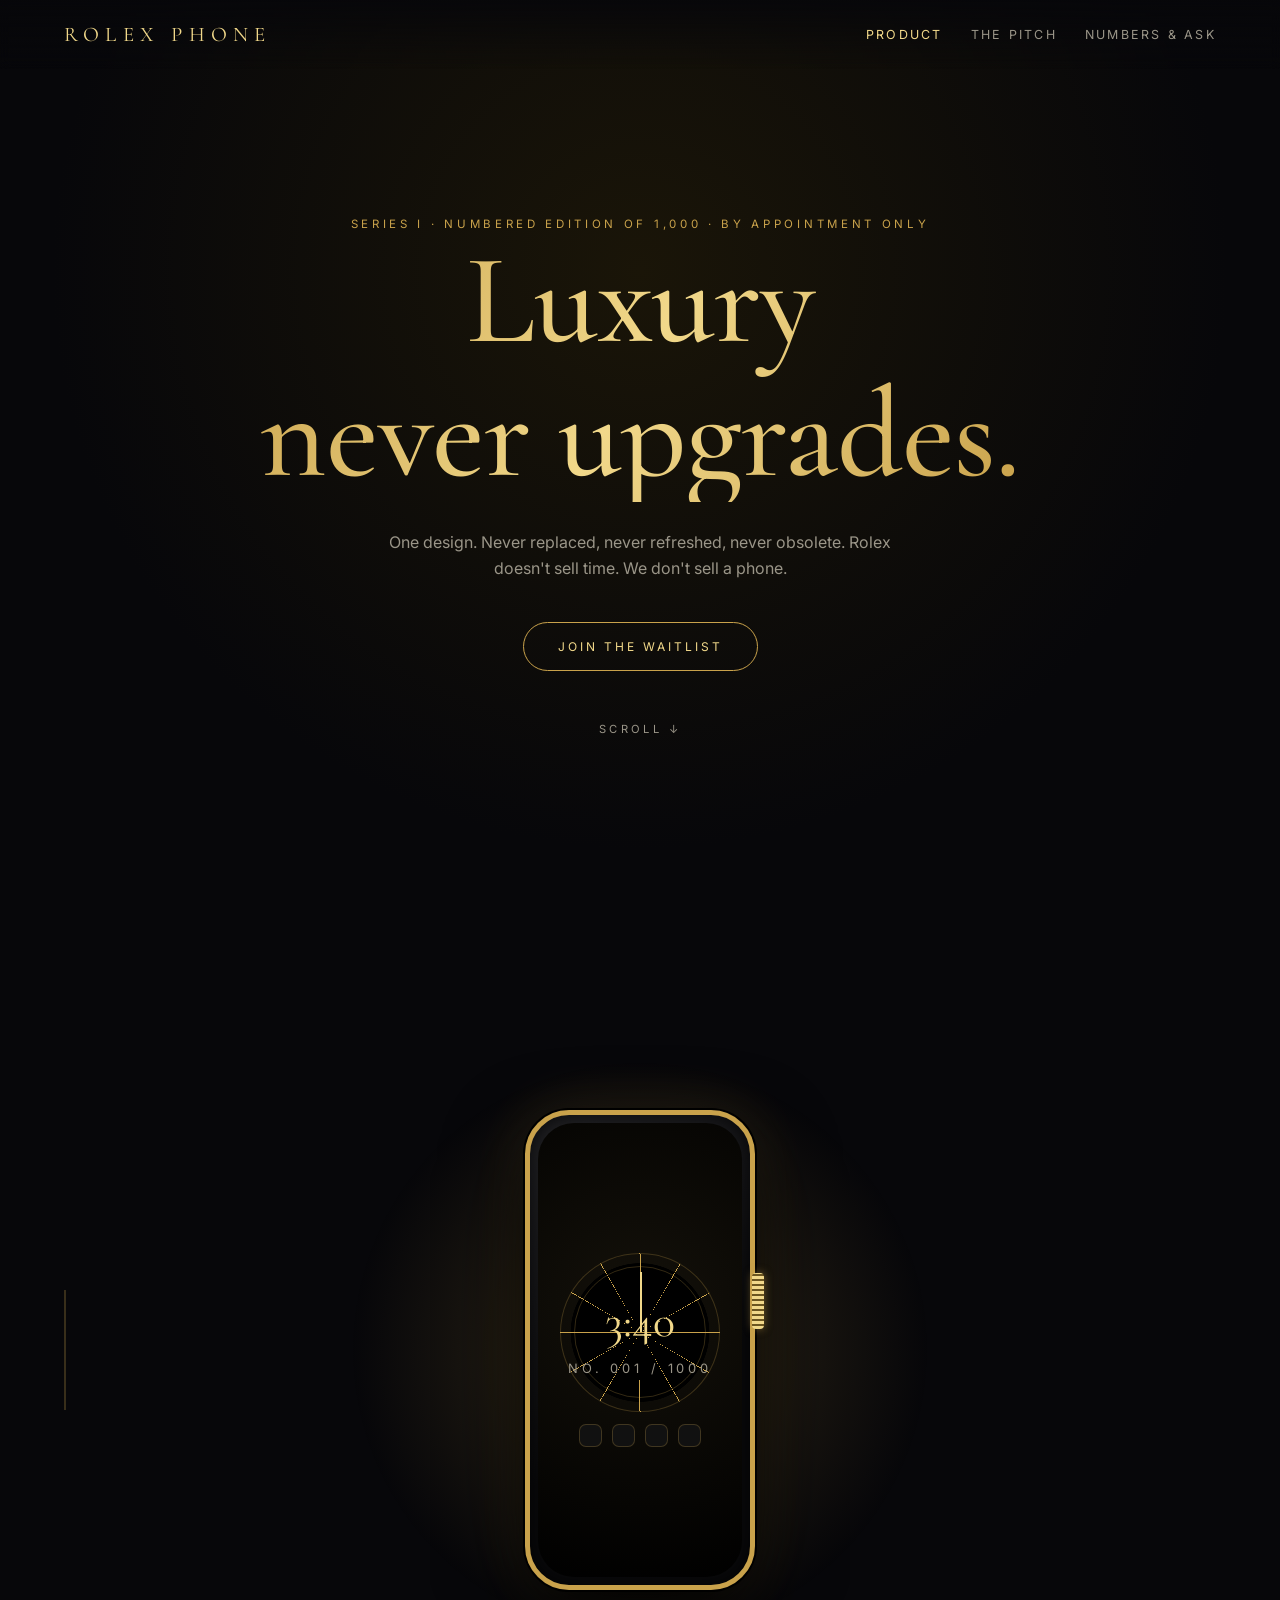
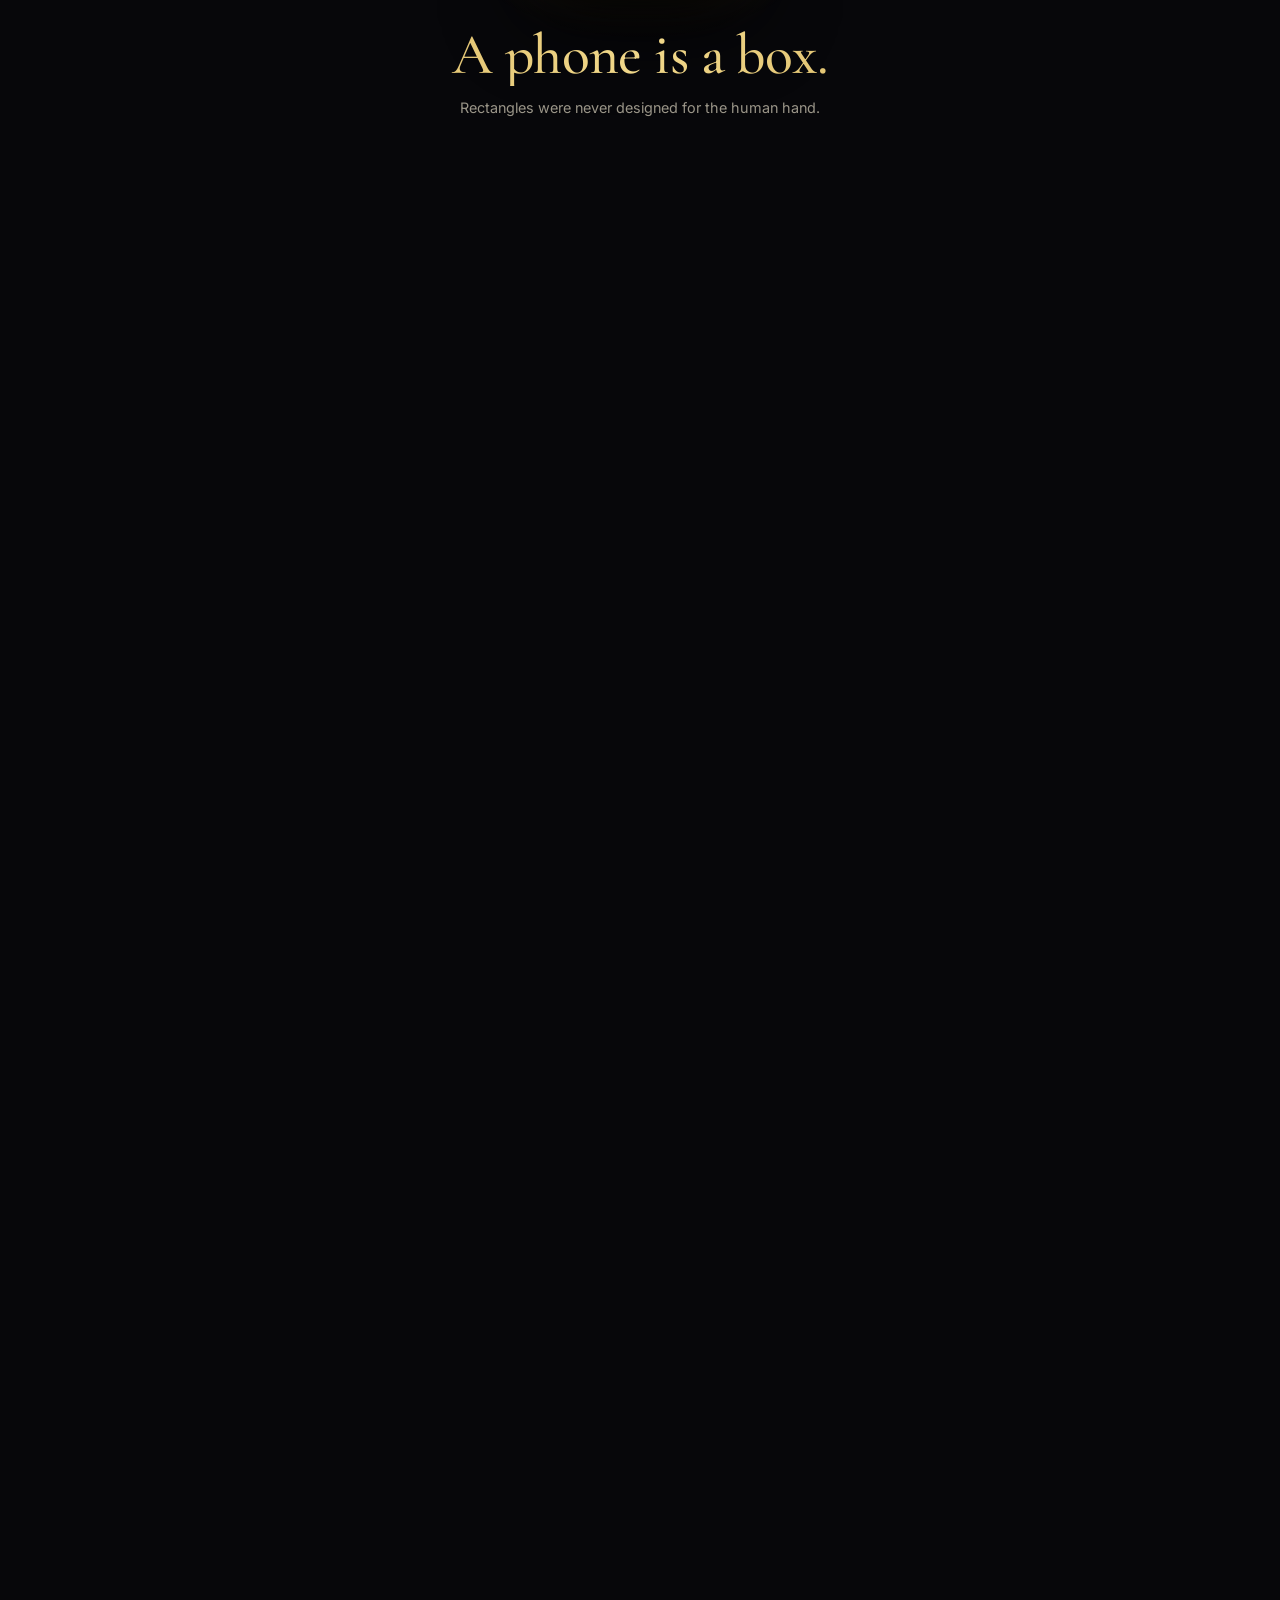
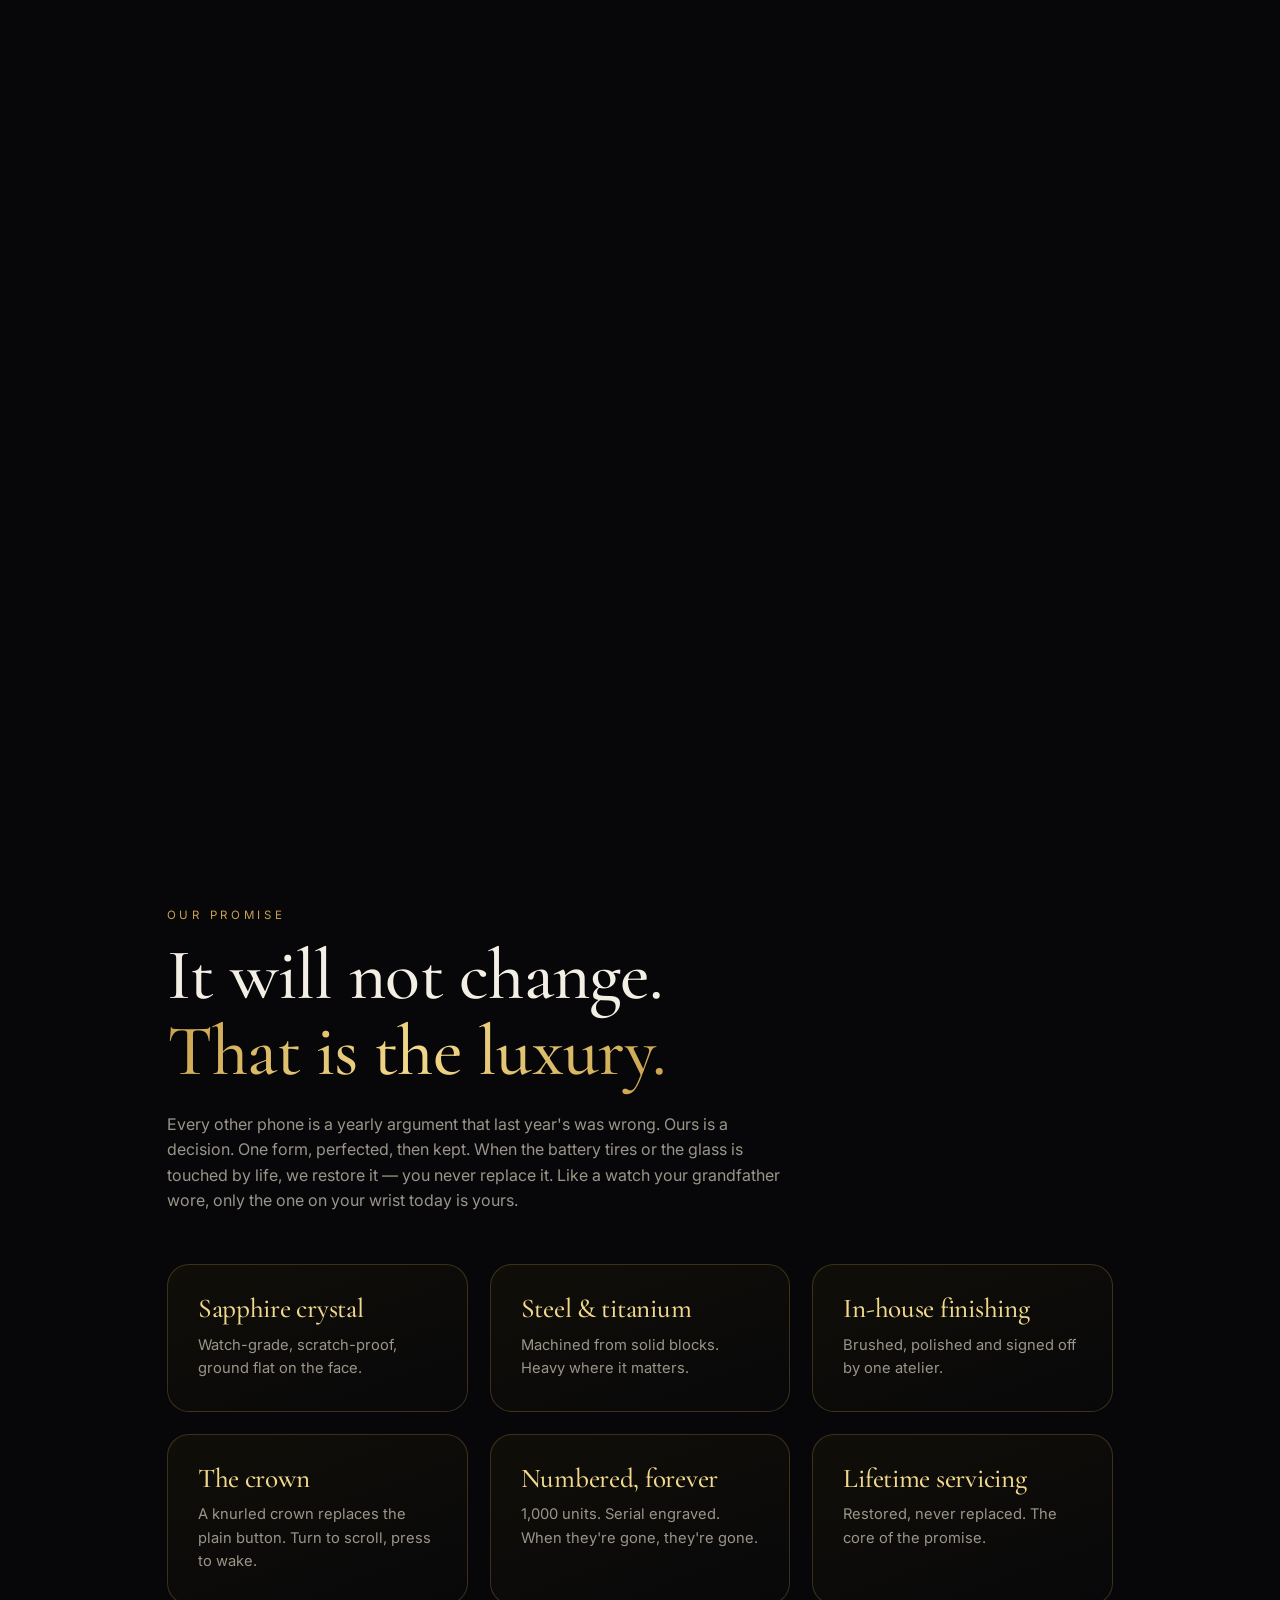
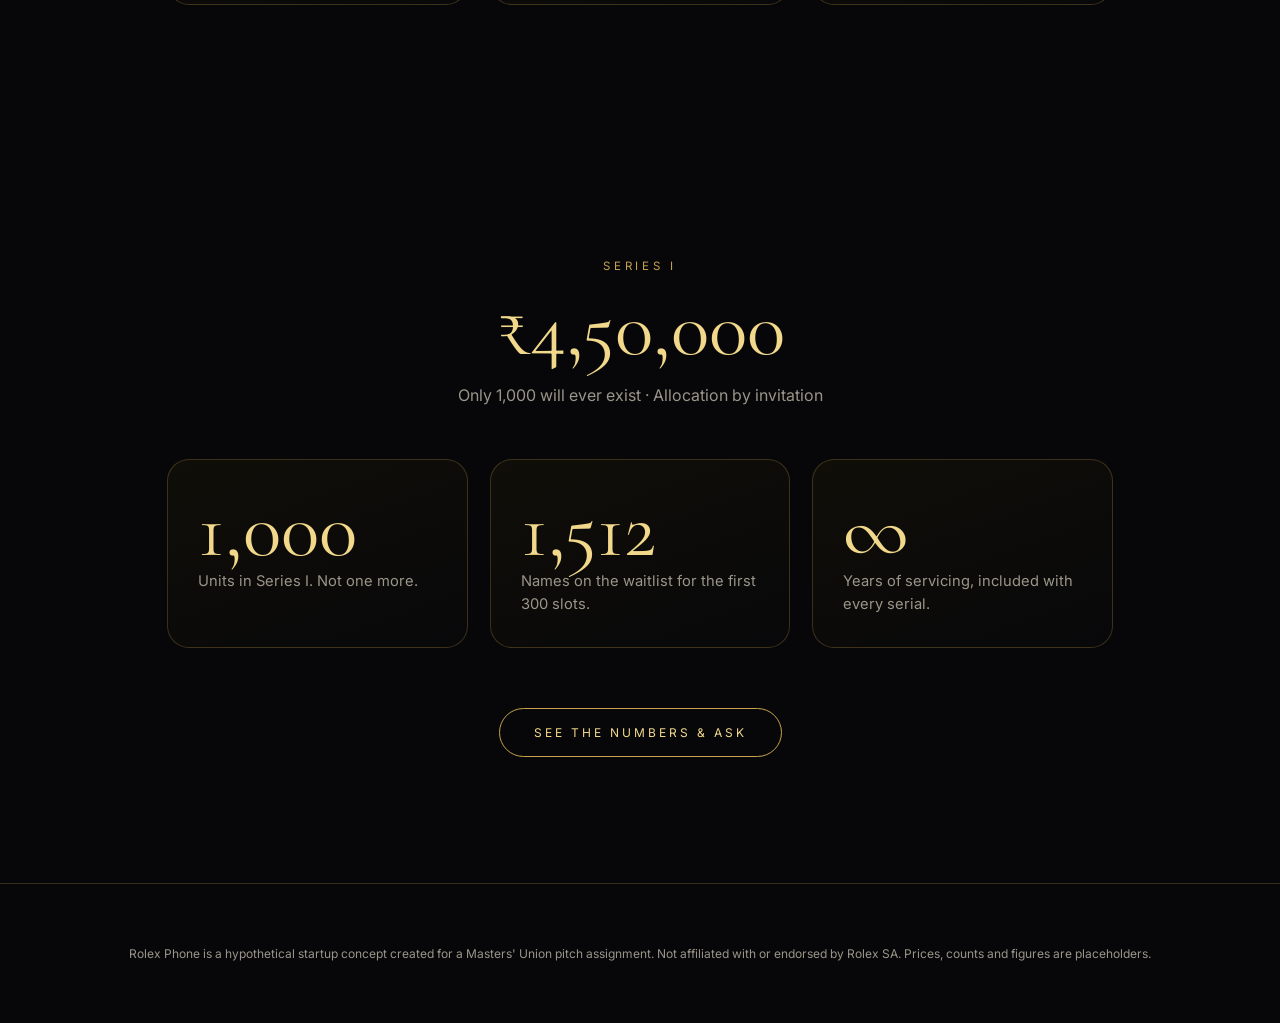
<file: index.html>
<!doctype html>
<html lang="en"><head>
<meta charset="utf-8"><meta name="viewport" content="width=device-width,initial-scale=1">
<title>Rolex Phone — Luxury Never Upgrades</title>
<meta name="description" content="A concept luxury smartphone engineered like a timepiece. Student pitch project — not affiliated with Rolex SA.">
<link rel="preconnect" href="https://fonts.googleapis.com"><link rel="preconnect" href="https://fonts.gstatic.com" crossorigin>
<link href="https://fonts.googleapis.com/css2?family=Cormorant+Garamond:wght@400;500;600&family=Inter:wght@300;400;500&display=swap" rel="stylesheet">
<link rel="stylesheet" href="style.css">
</head><body>
<nav><a class="logo" href="index.html">ROLEX PHONE</a>
<ul><li><a class="on" href="index.html">Product</a></li><li><a href="pitch.html">The Pitch</a></li><li><a href="numbers.html">Numbers & Ask</a></li></ul></nav>

<header class="hero">
  <div class="eyebrow">Series I · Numbered edition of 1,000 · By appointment only</div>
  <h1 class="serif gold">Luxury<br>never upgrades.</h1>
  <p>One design. Never replaced, never refreshed, never obsolete. Rolex doesn't sell time. We don't sell a phone.</p>
  <a class="btn" href="#waitlist">Join the waitlist</a>
  <div class="scroll-hint">SCROLL ↓</div>
</header>

<div class="scene">
  <div class="sticky">
    <div class="glow"></div>
    <div class="progress"><b></b></div>
    <div class="device">
      <div class="screen">
        <div class="dial"><div class="hand"></div><div class="t"><span>10:09</span><small>NO. 001 / 1000</small></div></div>
        <div class="apps"><i></i><i></i><i></i><i></i></div>
      </div>
    </div>
    <div class="crown"></div>
    <svg class="side" viewBox="0 0 500 220" fill="none">
      <defs><linearGradient id="g" x1="0" x2="1"><stop offset="0" stop-color="#6b5520"/><stop offset=".5" stop-color="#f1d88a"/><stop offset="1" stop-color="#6b5520"/></linearGradient>
      <radialGradient id="b" cx=".5" cy=".2" r=".9"><stop offset="0" stop-color="#2b2b30"/><stop offset="1" stop-color="#050506"/></radialGradient></defs>
      <path d="M10 50H490C490 50 490 62 468 92C400 195 100 195 32 92C10 62 10 50 10 50Z" fill="url(#b)" stroke="url(#g)" stroke-width="3"/>
      <rect x="10" y="44" width="480" height="8" rx="4" fill="url(#g)"/>
      <rect x="10" y="38" width="480" height="4" rx="2" fill="#9fd4ff" opacity=".35"/>
      <rect x="486" y="70" width="12" height="34" rx="3" fill="url(#g)"/>
      <text x="250" y="25" fill="#9a9588" font-family="Inter" font-size="11" text-anchor="middle" letter-spacing="3">FLAT SAPPHIRE FACE</text>
      <text x="250" y="150" fill="#c9a24b" font-family="Inter" font-size="11" text-anchor="middle" letter-spacing="3">PALM-FILLING DOMED BACK</text>
    </svg>
    <div class="caption"><h2 class="serif gold">A phone is a box.</h2><p>Rectangles were never designed for the human hand.</p></div>
  </div>
</div>

<section><div class="wrap">
  <div class="eyebrow reveal">Our promise</div>
  <h2 class="serif reveal" style="font-size:clamp(2.2rem,6vw,4.5rem);margin-top:14px">It will not change.<br><span class="gold">That is the luxury.</span></h2>
  <p class="reveal" style="color:var(--mute);max-width:620px;margin-top:22px">Every other phone is a yearly argument that last year's was wrong. Ours is a decision. One form, perfected, then kept. When the battery tires or the glass is touched by life, we restore it — you never replace it. Like a watch your grandfather wore, only the one on your wrist today is yours.</p>
  <div class="grid">
    <div class="card reveal"><h3>Sapphire crystal</h3><p>Watch-grade, scratch-proof, ground flat on the face.</p></div>
    <div class="card reveal"><h3>Steel & titanium</h3><p>Machined from solid blocks. Heavy where it matters.</p></div>
    <div class="card reveal"><h3>In-house finishing</h3><p>Brushed, polished and signed off by one atelier.</p></div>
    <div class="card reveal"><h3>The crown</h3><p>A knurled crown replaces the plain button. Turn to scroll, press to wake.</p></div>
    <div class="card reveal"><h3>Numbered, forever</h3><p>1,000 units. Serial engraved. When they're gone, they're gone.</p></div>
    <div class="card reveal"><h3>Lifetime servicing</h3><p>Restored, never replaced. The core of the promise.</p></div>
  </div>
</div></section>

<section><div class="wrap" style="text-align:center">
  <div class="eyebrow reveal">Series I</div>
  <div class="big reveal" style="margin:14px 0">₹4,50,000</div>
  <p class="reveal" style="color:var(--mute)">Only 1,000 will ever exist · Allocation by invitation</p>
  <div class="grid" style="text-align:left">
    <div class="card reveal"><div class="big">1,000</div><p>Units in Series I. Not one more.</p></div>
    <div class="card reveal"><div class="big" id="wl">0</div><p>Names on the waitlist for the first 300 slots.</p></div>
    <div class="card reveal"><div class="big">∞</div><p>Years of servicing, included with every serial.</p></div>
  </div>
  <div id="waitlist" style="margin-top:60px"><a class="btn" href="numbers.html">See the numbers & ask</a></div>
</div></section>

<footer>Rolex Phone is a hypothetical startup concept created for a Masters' Union pitch assignment. Not affiliated with or endorsed by Rolex SA. Prices, counts and figures are placeholders.</footer>
<script src="site.js"></script>
<script>{let n=0,t=2140,e=document.getElementById('wl');const io2=new IntersectionObserver(a=>{if(a[0].isIntersecting){io2.disconnect();const i=setInterval(()=>{n+=Math.ceil((t-n)/12);e.textContent=n.toLocaleString('en-IN');if(n>=t)clearInterval(i)},40)}});io2.observe(e)}</script>
</body></html>
</file>
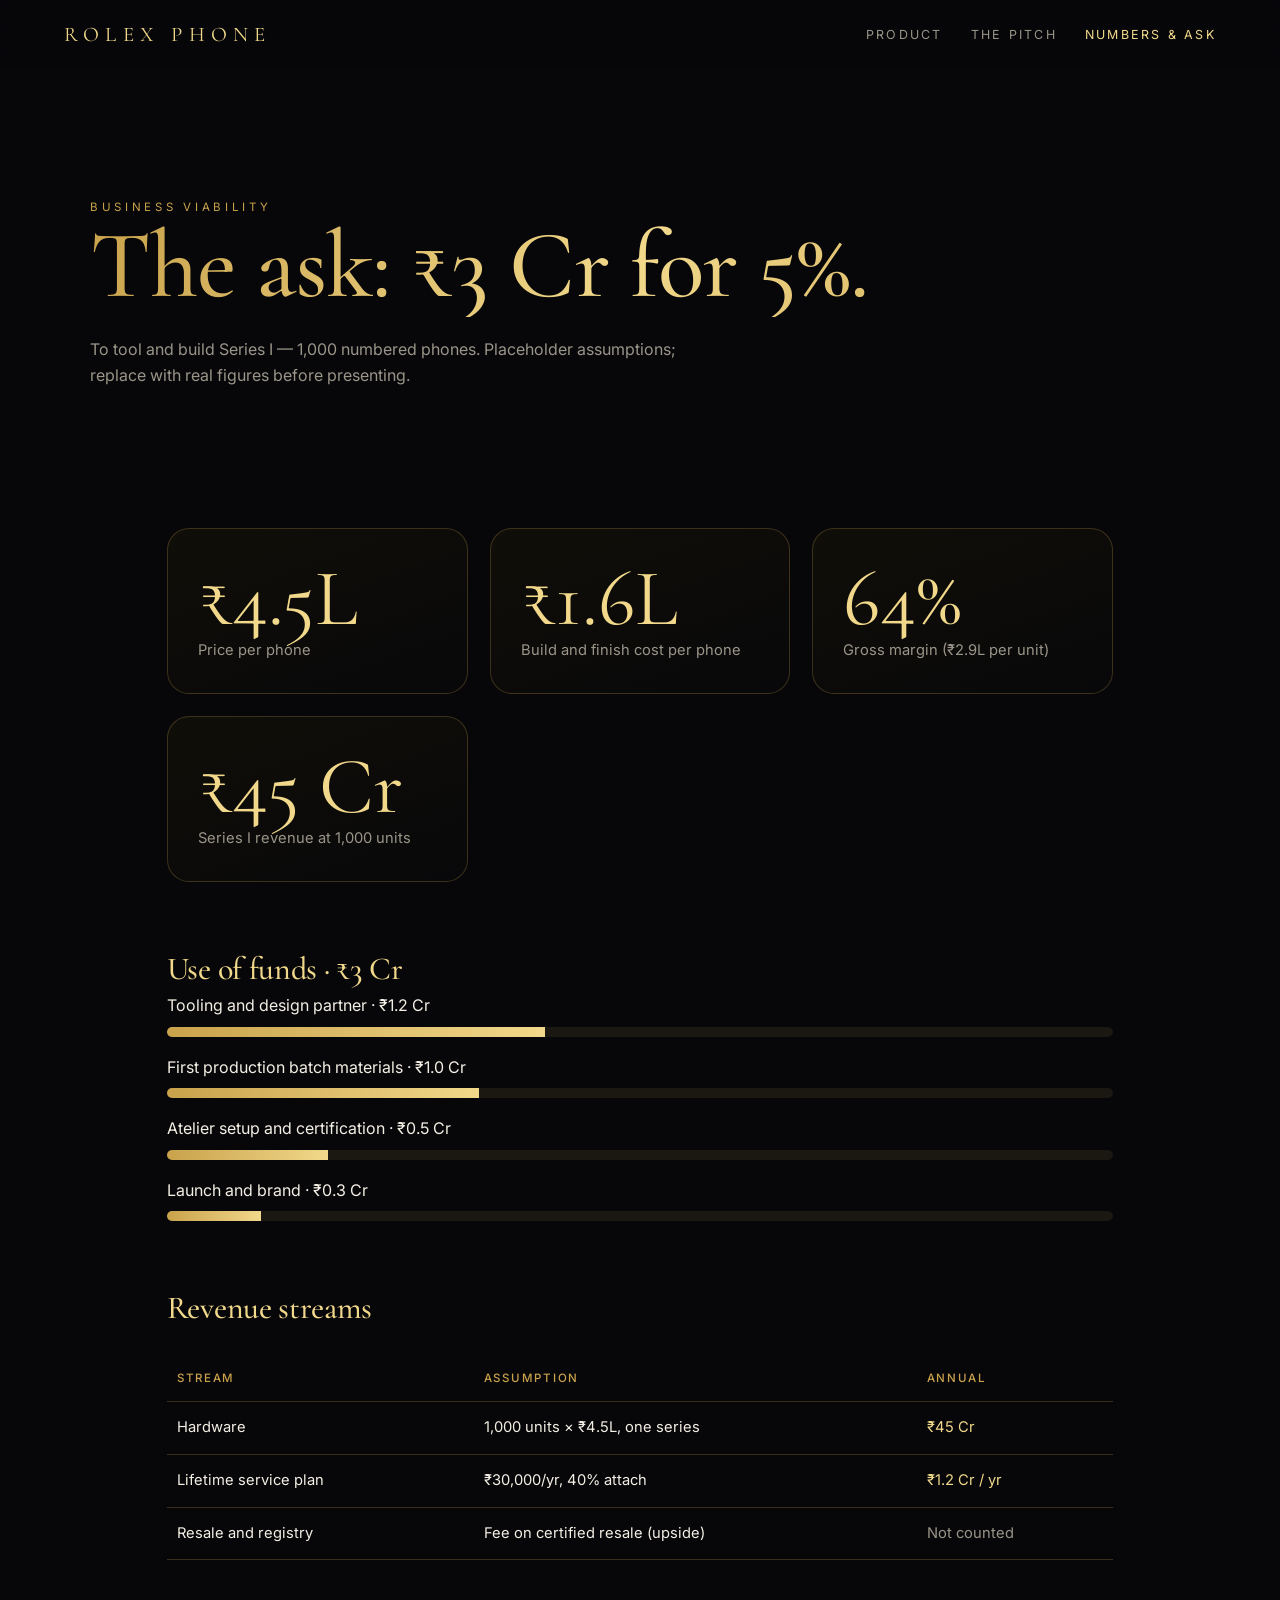
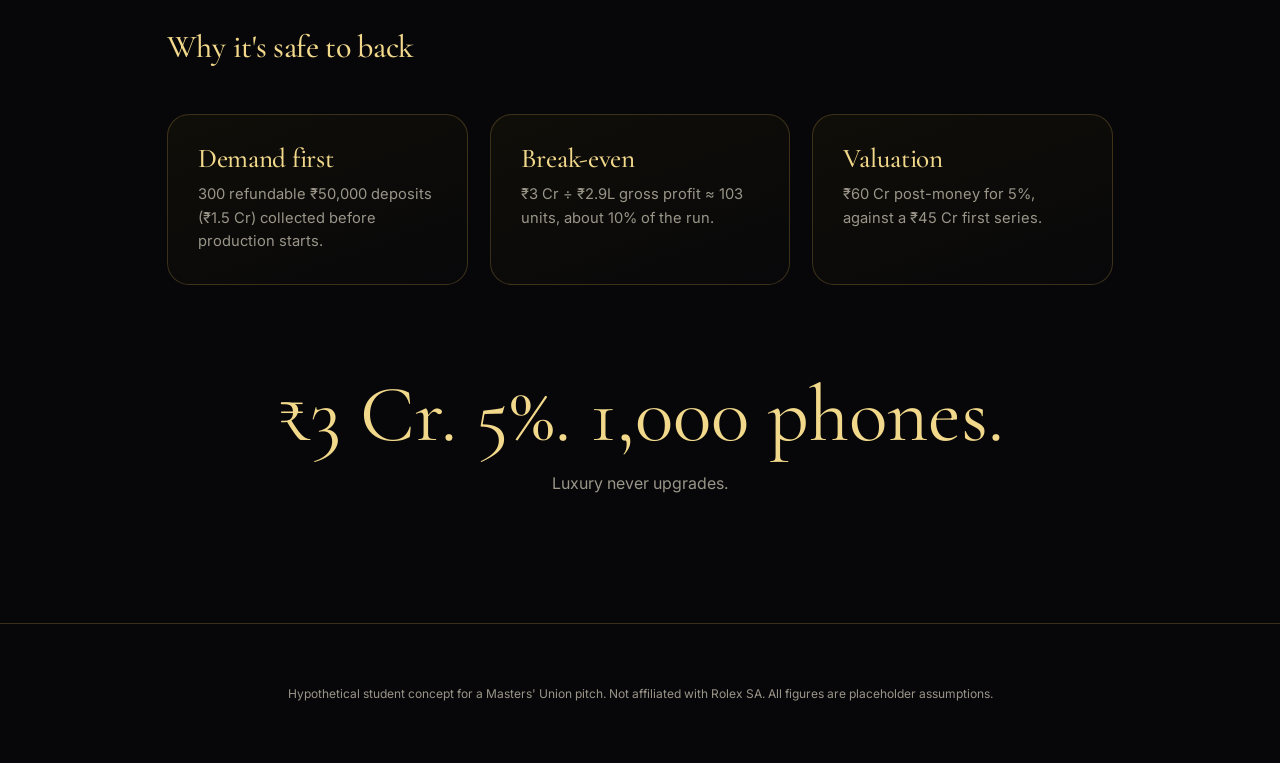
<file: numbers.html>
<!doctype html>
<html lang="en"><head>
<meta charset="utf-8"><meta name="viewport" content="width=device-width,initial-scale=1">
<title>Numbers & Ask — Rolex Phone</title>
<link href="https://fonts.googleapis.com/css2?family=Cormorant+Garamond:wght@400;500;600&family=Inter:wght@300;400;500&display=swap" rel="stylesheet">
<link rel="stylesheet" href="style.css">
</head><body>
<nav><a class="logo" href="index.html">ROLEX PHONE</a>
<ul><li><a href="index.html">Product</a></li><li><a href="pitch.html">The Pitch</a></li><li><a class="on" href="numbers.html">Numbers & Ask</a></li></ul></nav>

<div class="wrap page-head">
  <div class="eyebrow">Business viability</div>
  <h1 class="serif gold">The ask: ₹3 Cr for 5%.</h1>
  <p>To tool and build Series I — 1,000 numbered phones. Placeholder assumptions; replace with real figures before presenting.</p>
</div>

<section style="padding-top:4vh"><div class="wrap">
  <div class="grid">
    <div class="card reveal"><div class="big">₹4.5L</div><p>Price per phone</p></div>
    <div class="card reveal"><div class="big">₹1.6L</div><p>Build and finish cost per phone</p></div>
    <div class="card reveal"><div class="big">64%</div><p>Gross margin (₹2.9L per unit)</p></div>
    <div class="card reveal"><div class="big">₹45 Cr</div><p>Series I revenue at 1,000 units</p></div>
  </div>

  <h3 class="serif reveal" style="font-size:2rem;margin:70px 0 8px;color:var(--gold2)">Use of funds · ₹3 Cr</h3>
  <div class="reveal"><span>Tooling and design partner · ₹1.2 Cr</span><div class="bar"><i data-w="40"></i></div></div>
  <div class="reveal"><span>First production batch materials · ₹1.0 Cr</span><div class="bar"><i data-w="33"></i></div></div>
  <div class="reveal"><span>Atelier setup and certification · ₹0.5 Cr</span><div class="bar"><i data-w="17"></i></div></div>
  <div class="reveal"><span>Launch and brand · ₹0.3 Cr</span><div class="bar"><i data-w="10"></i></div></div>

  <h3 class="serif reveal" style="font-size:2rem;margin:70px 0 8px;color:var(--gold2)">Revenue streams</h3>
  <table class="reveal">
    <tr><th>Stream</th><th>Assumption</th><th>Annual</th></tr>
    <tr><td>Hardware</td><td>1,000 units × ₹4.5L, one series</td><td class="y">₹45 Cr</td></tr>
    <tr><td>Lifetime service plan</td><td>₹30,000/yr, 40% attach</td><td class="y">₹1.2 Cr / yr</td></tr>
    <tr><td>Resale and registry</td><td>Fee on certified resale (upside)</td><td class="n">Not counted</td></tr>
  </table>

  <h3 class="serif reveal" style="font-size:2rem;margin:70px 0 8px;color:var(--gold2)">Why it's safe to back</h3>
  <div class="grid">
    <div class="card reveal"><h3>Demand first</h3><p>300 refundable ₹50,000 deposits (₹1.5 Cr) collected before production starts.</p></div>
    <div class="card reveal"><h3>Break-even</h3><p>₹3 Cr ÷ ₹2.9L gross profit ≈ 103 units, about 10% of the run.</p></div>
    <div class="card reveal"><h3>Valuation</h3><p>₹60 Cr post-money for 5%, against a ₹45 Cr first series.</p></div>
  </div>

  <div style="text-align:center;margin-top:90px">
    <div class="big reveal">₹3 Cr. 5%. 1,000 phones.</div>
    <p class="reveal" style="color:var(--mute);margin-top:16px">Luxury never upgrades.</p>
  </div>
</div></section>

<footer>Hypothetical student concept for a Masters' Union pitch. Not affiliated with Rolex SA. All figures are placeholder assumptions.</footer>
<script src="site.js"></script>
</body></html>
</file>
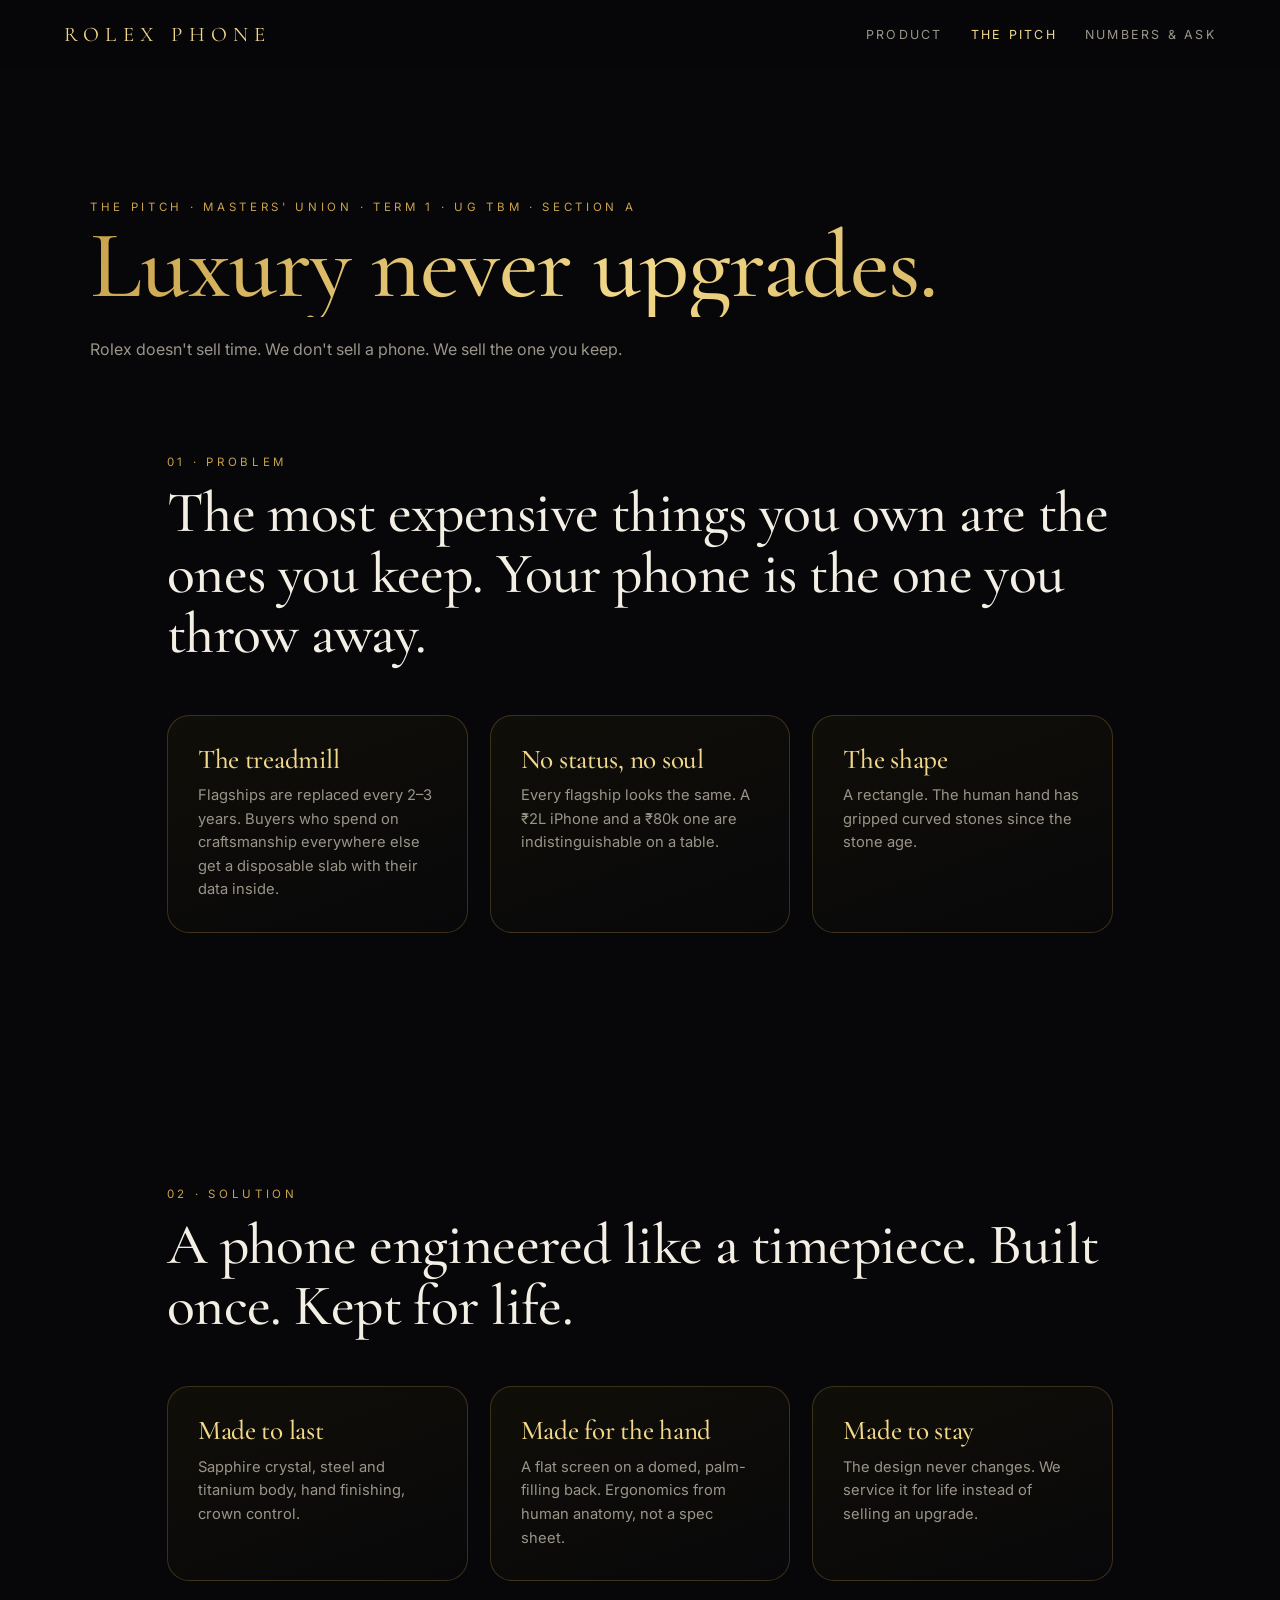
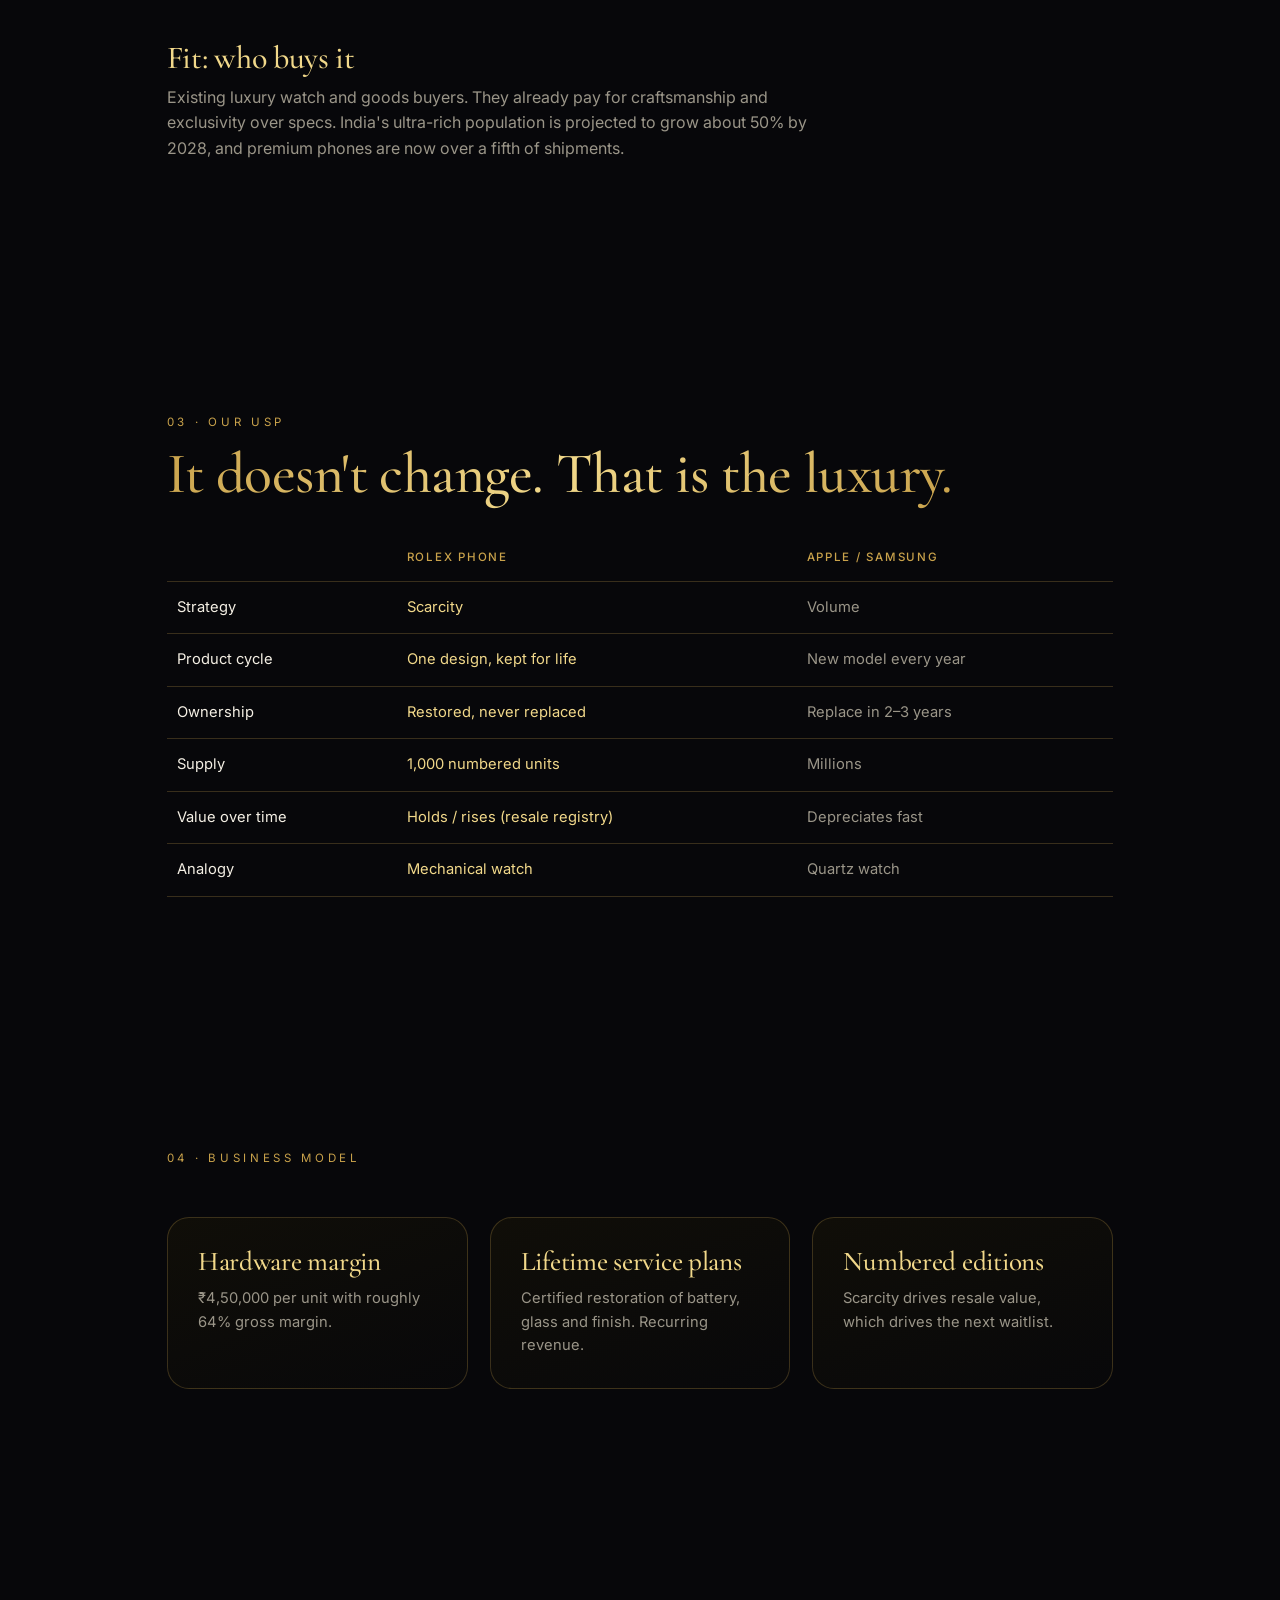
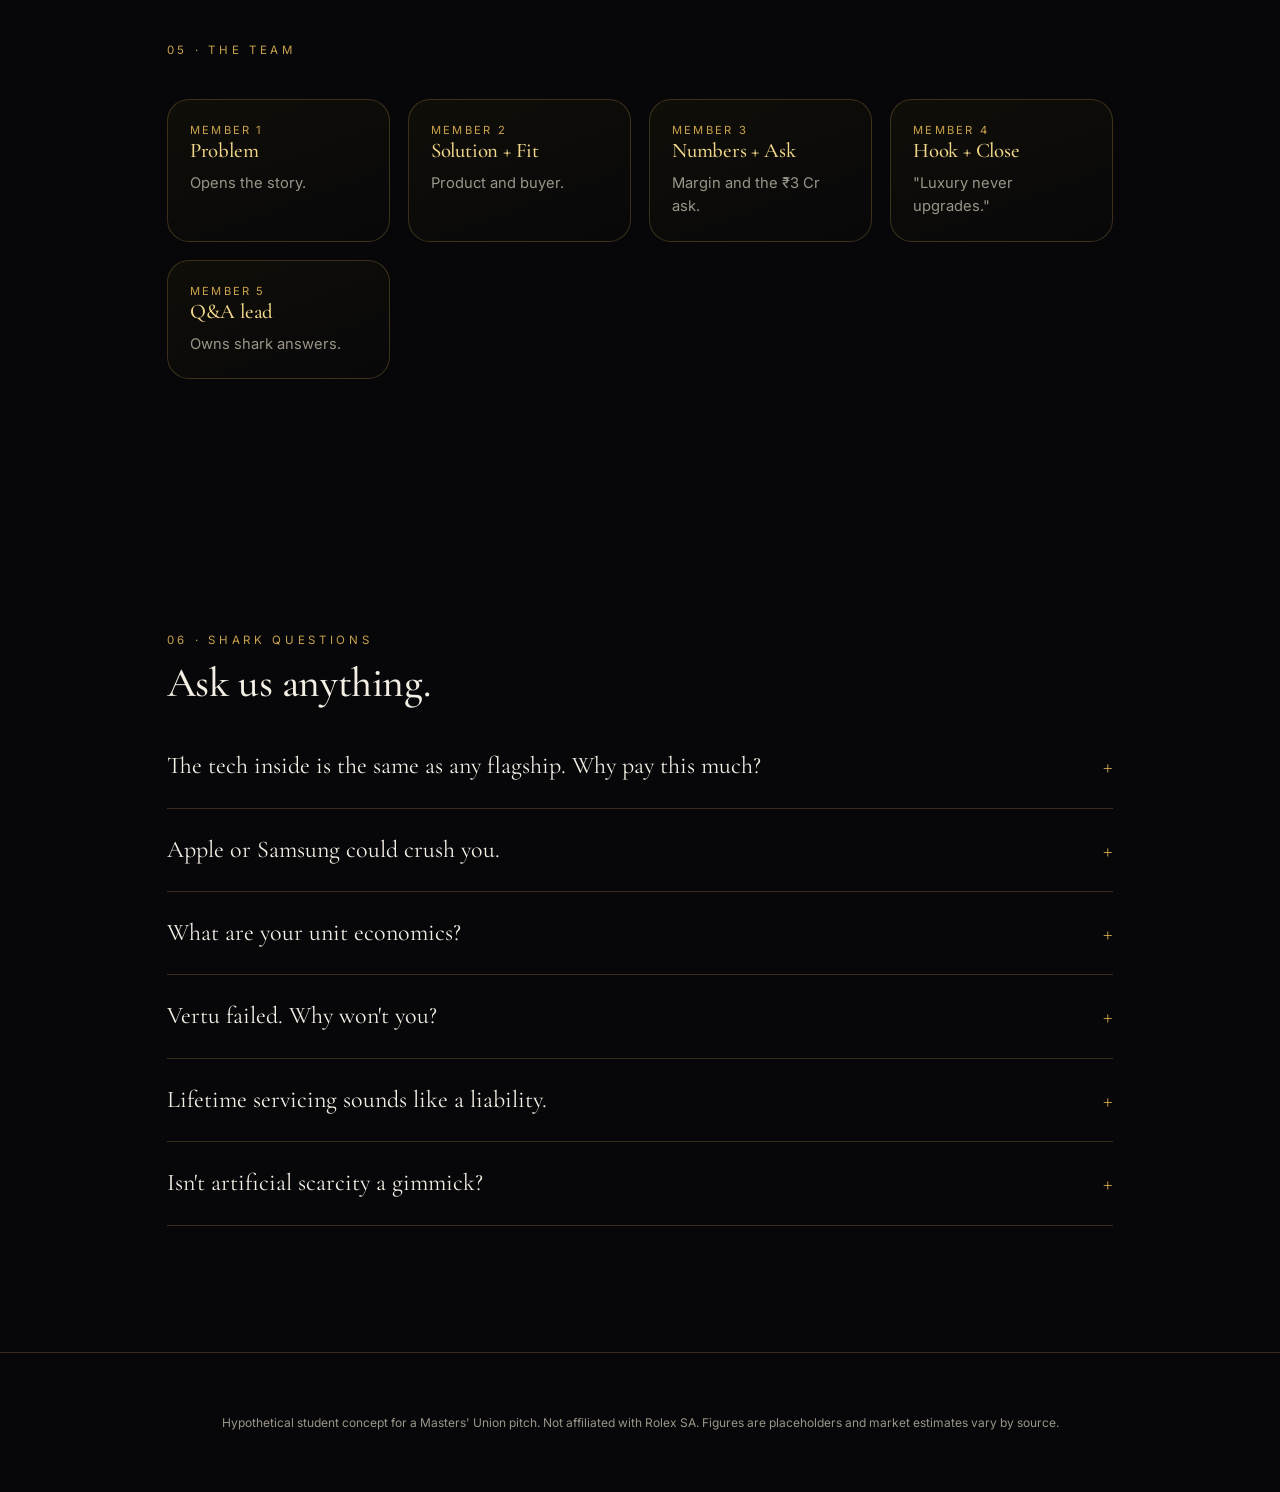
<file: pitch.html>
<!doctype html>
<html lang="en"><head>
<meta charset="utf-8"><meta name="viewport" content="width=device-width,initial-scale=1">
<title>The Pitch — Rolex Phone</title>
<link href="https://fonts.googleapis.com/css2?family=Cormorant+Garamond:wght@400;500;600&family=Inter:wght@300;400;500&display=swap" rel="stylesheet">
<link rel="stylesheet" href="style.css">
</head><body>
<nav><a class="logo" href="index.html">ROLEX PHONE</a>
<ul><li><a href="index.html">Product</a></li><li><a class="on" href="pitch.html">The Pitch</a></li><li><a href="numbers.html">Numbers & Ask</a></li></ul></nav>

<div class="wrap page-head">
  <div class="eyebrow">The pitch · Masters' Union · Term 1 · UG TBM · Section A</div>
  <h1 class="serif gold">Luxury never upgrades.</h1>
  <p>Rolex doesn't sell time. We don't sell a phone. We sell the one you keep.</p>
</div>

<section style="padding-top:4vh"><div class="wrap">
  <div class="eyebrow reveal">01 · Problem</div>
  <h2 class="serif reveal" style="font-size:clamp(2rem,5vw,3.6rem);margin:12px 0 20px">The most expensive things you own are the ones you keep. Your phone is the one you throw away.</h2>
  <div class="grid">
    <div class="card reveal"><h3>The treadmill</h3><p>Flagships are replaced every 2–3 years. Buyers who spend on craftsmanship everywhere else get a disposable slab with their data inside.</p></div>
    <div class="card reveal"><h3>No status, no soul</h3><p>Every flagship looks the same. A ₹2L iPhone and a ₹80k one are indistinguishable on a table.</p></div>
    <div class="card reveal"><h3>The shape</h3><p>A rectangle. The human hand has gripped curved stones since the stone age.</p></div>
  </div>
</div></section>

<section><div class="wrap">
  <div class="eyebrow reveal">02 · Solution</div>
  <h2 class="serif reveal" style="font-size:clamp(2rem,5vw,3.6rem);margin:12px 0 20px">A phone engineered like a timepiece. Built once. Kept for life.</h2>
  <div class="grid">
    <div class="card reveal"><h3>Made to last</h3><p>Sapphire crystal, steel and titanium body, hand finishing, crown control.</p></div>
    <div class="card reveal"><h3>Made for the hand</h3><p>A flat screen on a domed, palm-filling back. Ergonomics from human anatomy, not a spec sheet.</p></div>
    <div class="card reveal"><h3>Made to stay</h3><p>The design never changes. We service it for life instead of selling an upgrade.</p></div>
  </div>
  <h3 class="serif reveal" style="font-size:2rem;margin-top:60px;color:var(--gold2)">Fit: who buys it</h3>
  <p class="reveal" style="color:var(--mute);max-width:640px;margin-top:10px">Existing luxury watch and goods buyers. They already pay for craftsmanship and exclusivity over specs. India's ultra-rich population is projected to grow about 50% by 2028, and premium phones are now over a fifth of shipments.</p>
</div></section>

<section><div class="wrap">
  <div class="eyebrow reveal">03 · Our USP</div>
  <h2 class="serif reveal" style="font-size:clamp(2rem,5vw,3.6rem);margin:12px 0 0"><span class="gold">It doesn't change. That is the luxury.</span></h2>
  <table class="reveal">
    <tr><th></th><th>Rolex Phone</th><th>Apple / Samsung</th></tr>
    <tr><td>Strategy</td><td class="y">Scarcity</td><td class="n">Volume</td></tr>
    <tr><td>Product cycle</td><td class="y">One design, kept for life</td><td class="n">New model every year</td></tr>
    <tr><td>Ownership</td><td class="y">Restored, never replaced</td><td class="n">Replace in 2–3 years</td></tr>
    <tr><td>Supply</td><td class="y">1,000 numbered units</td><td class="n">Millions</td></tr>
    <tr><td>Value over time</td><td class="y">Holds / rises (resale registry)</td><td class="n">Depreciates fast</td></tr>
    <tr><td>Analogy</td><td class="y">Mechanical watch</td><td class="n">Quartz watch</td></tr>
  </table>
</div></section>

<section><div class="wrap">
  <div class="eyebrow reveal">04 · Business model</div>
  <div class="grid">
    <div class="card reveal"><h3>Hardware margin</h3><p>₹4,50,000 per unit with roughly 64% gross margin.</p></div>
    <div class="card reveal"><h3>Lifetime service plans</h3><p>Certified restoration of battery, glass and finish. Recurring revenue.</p></div>
    <div class="card reveal"><h3>Numbered editions</h3><p>Scarcity drives resale value, which drives the next waitlist.</p></div>
  </div>
</div></section>

<section><div class="wrap">
  <div class="eyebrow reveal">05 · The team</div>
  <div class="team">
    <div class="card reveal"><div class="tag">Member 1</div><h3>Problem</h3><p>Opens the story.</p></div>
    <div class="card reveal"><div class="tag">Member 2</div><h3>Solution + Fit</h3><p>Product and buyer.</p></div>
    <div class="card reveal"><div class="tag">Member 3</div><h3>Numbers + Ask</h3><p>Margin and the ₹3 Cr ask.</p></div>
    <div class="card reveal"><div class="tag">Member 4</div><h3>Hook + Close</h3><p>"Luxury never upgrades."</p></div>
    <div class="card reveal"><div class="tag">Member 5</div><h3>Q&A lead</h3><p>Owns shark answers.</p></div>
  </div>
</div></section>

<section><div class="wrap qa">
  <div class="eyebrow reveal">06 · Shark questions</div>
  <h2 class="serif reveal" style="font-size:2.6rem;margin:12px 0 20px">Ask us anything.</h2>
  <details><summary>The tech inside is the same as any flagship. Why pay this much?</summary><p>You're buying craftsmanship, exclusivity and a promise. A mechanical watch and a quartz one tell the same time; one is kept for generations.</p></details>
  <details><summary>Apple or Samsung could crush you.</summary><p>They chase volume, we chase scarcity. Apple earns 28% of India's smartphone value from 9% of units. We play at the top of that, with 1,000 units.</p></details>
  <details><summary>What are your unit economics?</summary><p>₹4,50,000 price, about ₹1,60,000 to build and finish, so roughly ₹2,90,000 gross profit per phone before service revenue.</p></details>
  <details><summary>Vertu failed. Why won't you?</summary><p>Vertu sold jewellery wrapped round a stale phone. We use current flagship internals, so the phone is never behind, and we add lifetime service so the object keeps its value.</p></details>
  <details><summary>Lifetime servicing sounds like a liability.</summary><p>It's a paid plan with modular battery and glass, backed by a reserve from every sale. It's also the reason the buyer never leaves.</p></details>
  <details><summary>Isn't artificial scarcity a gimmick?</summary><p>Scarcity is the product. A numbered edition has a serial, a registry and a resale price. That's how the watch world works.</p></details>
</div></section>

<footer>Hypothetical student concept for a Masters' Union pitch. Not affiliated with Rolex SA. Figures are placeholders and market estimates vary by source.</footer>
<script src="site.js"></script>
</body></html>
</file>
<file: style.css>
:root{--bg:#07070a;--ink:#f4efe4;--mute:#9a9588;--gold:#c9a24b;--gold2:#f1d88a;--line:rgba(201,162,75,.25)}
*{box-sizing:border-box;margin:0;padding:0}
html{scroll-behavior:smooth}
body{background:var(--bg);color:var(--ink);font-family:'Inter',system-ui,sans-serif;line-height:1.6;-webkit-font-smoothing:antialiased;overflow-x:hidden}
h1,h2,h3,.serif{font-family:'Cormorant Garamond',Georgia,serif;font-weight:500;letter-spacing:-.01em;line-height:1.05}
a{color:inherit;text-decoration:none}
nav{position:fixed;top:0;left:0;right:0;z-index:50;display:flex;justify-content:space-between;align-items:center;padding:18px 5vw;background:linear-gradient(#07070aee,#07070a00);backdrop-filter:blur(6px)}
nav .logo{font-family:'Cormorant Garamond',serif;font-size:1.3rem;letter-spacing:.3em;color:var(--gold2)}
nav ul{display:flex;gap:28px;list-style:none;font-size:.78rem;letter-spacing:.18em;text-transform:uppercase}
nav li a{color:var(--mute);transition:.3s}nav li a:hover,nav li a.on{color:var(--gold2)}
.eyebrow{font-size:.72rem;letter-spacing:.32em;text-transform:uppercase;color:var(--gold)}
.wrap{max-width:1100px;margin:0 auto;padding:0 6vw}
section{padding:14vh 0}
.gold{background:linear-gradient(120deg,var(--gold),var(--gold2),var(--gold));-webkit-background-clip:text;background-clip:text;color:transparent}
.btn{display:inline-block;padding:14px 34px;border:1px solid var(--gold);color:var(--gold2);font-size:.75rem;letter-spacing:.25em;text-transform:uppercase;border-radius:99px;transition:.4s}
.btn:hover{background:var(--gold);color:#000}
.reveal{opacity:0;transform:translateY(40px);transition:1s cubic-bezier(.2,.7,.2,1)}
.reveal.in{opacity:1;transform:none}
footer{padding:60px 6vw;text-align:center;color:var(--mute);font-size:.75rem;border-top:1px solid var(--line)}

/* hero */
.hero{min-height:100vh;display:flex;flex-direction:column;justify-content:center;align-items:center;text-align:center;padding:14vh 6vw 8vh;background:radial-gradient(ellipse at 50% 30%,#1a1508,transparent 65%)}
.hero h1{font-size:clamp(3rem,10vw,9rem)}
.hero p{max-width:520px;color:var(--mute);margin:28px 0 40px}
.scroll-hint{margin-top:50px;font-size:.7rem;letter-spacing:.3em;color:var(--mute);animation:bob 2s infinite}
@keyframes bob{50%{transform:translateY(8px)}}

/* morph scene */
.scene{height:520vh;position:relative}
.sticky{position:sticky;top:0;height:100vh;display:flex;align-items:center;justify-content:center;overflow:hidden}
.glow{position:absolute;width:70vmin;height:70vmin;border-radius:50%;background:radial-gradient(circle,rgba(201,162,75,.22),transparent 65%);transition:opacity .3s}
.device{position:relative;--w:230px;--h:480px;--r:44px;width:var(--w);height:var(--h);border-radius:var(--r);background:linear-gradient(145deg,#2a2a2e,#0b0b0d 60%);border:5px solid var(--gold);box-shadow:0 0 0 2px #000,0 30px 80px #000,inset 0 0 30px #000,0 0 60px rgba(201,162,75,.18);overflow:hidden;will-change:width,height,border-radius,transform}
.screen{position:absolute;inset:8px;border-radius:calc(var(--r) - 8px);background:radial-gradient(circle at 50% 40%,#14110a,#000);overflow:hidden;display:flex;flex-direction:column;align-items:center;justify-content:center}
.dial{width:78%;aspect-ratio:1;border-radius:50%;position:relative;border:1px solid var(--line);background:repeating-conic-gradient(from 0deg,var(--gold) 0 .6deg,transparent .6deg 30deg),radial-gradient(circle,#000 62%,transparent 62.5%);}
.dial::before{content:"";position:absolute;inset:8%;border-radius:50%;border:1px solid var(--line)}
.dial .t{position:absolute;inset:0;display:flex;flex-direction:column;align-items:center;justify-content:center;font-family:'Cormorant Garamond',serif;font-size:calc(var(--w)*.2);color:var(--gold2)}
.dial .t small{font-size:.28em;letter-spacing:.3em;color:var(--mute);font-family:Inter}
.hand{position:absolute;left:50%;top:50%;width:2px;height:38%;background:var(--gold2);transform-origin:50% 0;transform:rotate(180deg)}
.apps{display:flex;gap:10px;margin-top:6%}
.apps i{width:calc(var(--w)*.1);aspect-ratio:1;border-radius:30%;border:1px solid var(--line);background:#111}
.crown{position:absolute;z-index:3;width:12px;height:56px;border-radius:4px;background:repeating-linear-gradient(0deg,var(--gold2) 0 3px,#6b5520 3px 5px);box-shadow:0 0 8px rgba(201,162,75,.5);transition:opacity .3s}
.side{position:absolute;opacity:0;transition:opacity .4s;width:min(70vw,520px)}
.caption{position:absolute;bottom:9vh;left:0;right:0;text-align:center;padding:0 6vw}
.caption h2{font-size:clamp(1.8rem,5vw,3.6rem);transition:opacity .4s}
.caption p{color:var(--mute);margin-top:10px;font-size:.9rem;transition:opacity .4s}
.progress{position:absolute;left:5vw;top:50%;transform:translateY(-50%);width:2px;height:120px;background:var(--line)}
.progress b{display:block;width:100%;height:0;background:var(--gold)}

/* grids */
.grid{display:grid;grid-template-columns:repeat(auto-fit,minmax(240px,1fr));gap:22px;margin-top:50px}
.card{border:1px solid var(--line);border-radius:22px;padding:30px;background:linear-gradient(160deg,#100e08,#08080a)}
.card h3{font-size:1.7rem;color:var(--gold2);margin-bottom:10px}
.card p{color:var(--mute);font-size:.92rem}
.big{font-family:'Cormorant Garamond',serif;font-size:clamp(2.6rem,7vw,5rem);color:var(--gold2);line-height:1}
.page-head{padding:22vh 0 6vh}
.page-head h1{font-size:clamp(2.6rem,8vw,6rem)}
.page-head p{color:var(--mute);max-width:620px;margin-top:20px}
table{width:100%;border-collapse:collapse;margin-top:30px;font-size:.92rem}
th,td{text-align:left;padding:14px 10px;border-bottom:1px solid var(--line)}
th{color:var(--gold);font-weight:500;letter-spacing:.15em;font-size:.72rem;text-transform:uppercase}
td.y{color:var(--gold2)}td.n{color:var(--mute)}
.qa details{border-bottom:1px solid var(--line);padding:22px 0}
.qa summary{cursor:pointer;font-family:'Cormorant Garamond',serif;font-size:1.5rem;list-style:none}
.qa summary::after{content:"+";float:right;color:var(--gold)}
.qa details[open] summary::after{content:"–"}
.qa p{color:var(--mute);margin-top:12px}
.bar{height:10px;border-radius:9px;background:#1a1810;margin:8px 0 18px;overflow:hidden}
.bar i{display:block;height:100%;background:linear-gradient(90deg,var(--gold),var(--gold2));width:0;transition:1.6s cubic-bezier(.2,.7,.2,1)}
.team{display:grid;grid-template-columns:repeat(auto-fit,minmax(190px,1fr));gap:18px;margin-top:40px}
.team .card{padding:22px}.team h3{font-size:1.3rem}
.tag{font-size:.7rem;letter-spacing:.2em;color:var(--gold);text-transform:uppercase}
@media(max-width:700px){nav ul{gap:14px;font-size:.62rem;letter-spacing:.1em}nav .logo{font-size:1rem}.progress{display:none}}
@media(prefers-reduced-motion:reduce){.reveal{opacity:1;transform:none;transition:none}html{scroll-behavior:auto}}
</file>
